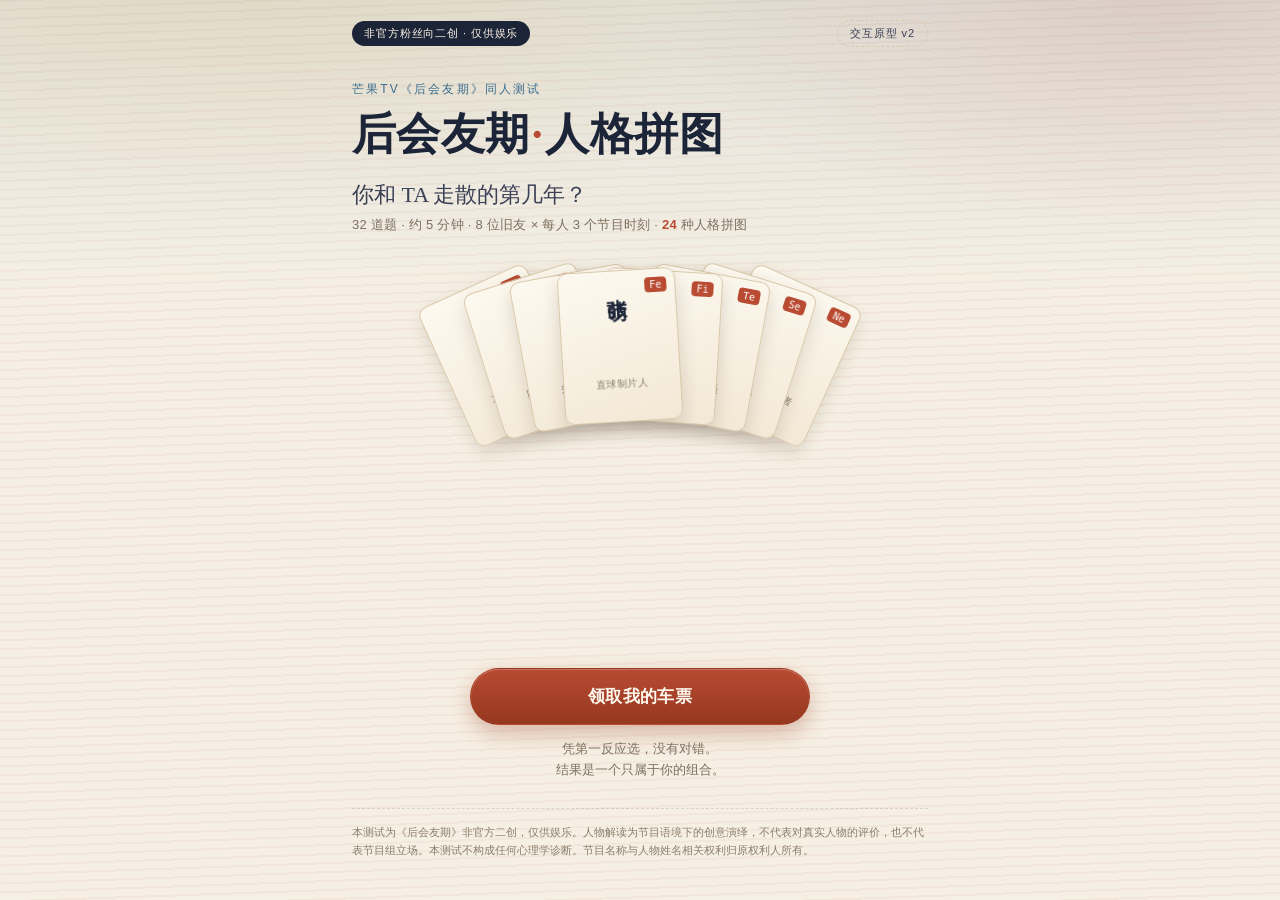
<file: prototype/index.html>
<!DOCTYPE html>
<html lang="zh-CN">
<head>
  <meta charset="utf-8">
  <meta name="viewport" content="width=device-width, initial-scale=1, viewport-fit=cover">
  <meta name="theme-color" content="#F6F0E4">
  <title>后会友期 · 人格拼图｜交互原型 v2</title>
  <link rel="stylesheet" href="style.css">
</head>
<body>
  <div id="app">

    <!-- ================= 封面 ================= -->
    <section id="screen-cover" class="screen is-active">
      <div class="cover-sky" aria-hidden="true"></div>
      <div class="cover-inner">
        <div class="topbar">
          <span class="tag">非官方粉丝向二创 · 仅供娱乐</span>
          <span class="tag tag-ghost">交互原型 v2</span>
        </div>

        <header class="cover-header">
          <p class="kicker">芒果TV《后会友期》同人测试</p>
          <h1 class="cover-title">后会友期<span class="dot">·</span>人格拼图</h1>
          <p class="cover-hook">你和 TA 走散的第几年？</p>
          <p class="cover-sub">32 道题 · 约 5 分钟 · 8 位旧友 × 每人 3 个节目时刻 · <strong>24</strong> 种人格拼图</p>
        </header>

        <div class="ticket-fan" id="ticketFan" aria-label="8 位嘉宾人格位"></div>

        <div class="cover-actions">
          <button class="btn btn-primary btn-lg" id="btnStart">领取我的车票</button>
          <p class="cover-note">凭第一反应选，没有对错。<br>结果是一个只属于你的组合。</p>
        </div>

        <p class="disclaimer">本测试为《后会友期》非官方二创，仅供娱乐。人物解读为节目语境下的创意演绎，不代表对真实人物的评价，也不代表节目组立场。本测试不构成任何心理学诊断。节目名称与人物姓名相关权利归原权利人所有。</p>
      </div>
    </section>

    <!-- ================= 开场动画 ================= -->
    <section id="screen-intro" class="screen">
      <div class="intro-sky" aria-hidden="true"></div>
      <button class="btn btn-ghost btn-sm intro-skip" id="btnSkipIntro">跳过</button>
      <div class="intro-inner">
        <div class="intro-lines" id="introLines"></div>
        <p class="intro-foot" id="introFoot">凭第一反应作答 · 没有标准答案</p>
      </div>
    </section>

    <!-- ================= 答题 ================= -->
    <section id="screen-quiz" class="screen">
      <header class="quiz-top">
        <div class="quiz-meta">
          <span id="qIndex">第 1 / 32 题</span>
          <span id="qPart" class="quiz-part">第 1 天 · 检票上车</span>
        </div>
        <div class="train-progress">
          <div class="rail"><div class="rail-fill" id="railFill"></div></div>
          <div class="train" id="trainIcon" aria-hidden="true">▮▮</div>
          <div class="stations" id="stations"></div>
        </div>
        <p class="part-intro" id="partIntro"></p>
      </header>

      <main class="quiz-main">
        <h2 class="question-text" id="questionText"></h2>
        <div class="options" id="options"></div>
        <p class="choice-hint" id="choiceHint" aria-live="polite"></p>
      </main>

      <footer class="quiz-bottom">
        <button class="btn btn-ghost" id="btnBack">← 上一题</button>
        <span class="quiz-tip">A / B / C / D 也能选</span>
        <button class="btn btn-ghost" id="btnQuit">退出</button>
      </footer>
    </section>

    <!-- ================= 计算中 ================= -->
    <section id="screen-loading" class="screen">
      <div class="loading-inner">
        <div class="loading-window" aria-hidden="true">
          <div class="window-sky"></div>
          <div class="window-mountains"></div>
          <div class="window-train">▮▮▮</div>
        </div>
        <p class="loading-text" id="loadingText">正在回放你们那 18 天……</p>
        <div class="loading-dots" aria-hidden="true"><i></i><i></i><i></i></div>
      </div>
    </section>

    <!-- ================= 结果 ================= -->
    <section id="screen-result" class="screen">
      <div class="result-inner">
        <div class="topbar">
          <span class="tag">非官方二创 · 仅供娱乐</span>
          <button class="btn btn-ghost btn-sm" id="btnRestartTop">再测一次</button>
        </div>

        <!-- 1. 人格拼图（含台词） -->
        <article class="ticket" id="ticket">
          <div class="ticket-head">
            <span class="ticket-brand">后会友期 · 人格拼图</span>
            <span class="ticket-code" id="ticketCode">HHYQ-——-——</span>
          </div>
          <div class="ticket-main">
            <p class="ticket-label">你的人格拼图</p>
            <h1 class="ticket-combo" id="ticketCombo"></h1>
            <div class="quote-block" id="quoteBlock">
              <p class="quote-text" id="quoteText"></p>
              <p class="quote-meta" id="quoteMeta"></p>
              <p class="quote-note" id="quoteNote"></p>
            </div>
          </div>
          <div class="ticket-divider" aria-hidden="true"></div>
          <div class="ticket-stamp" id="ticketStamp" aria-hidden="true">已 检 票</div>
        </article>

        <!-- 2. 判词 -->
        <div class="verdict" id="verdict"></div>

        <!-- 3. 人物关系 -->
        <h3 class="section-title">人物关系 <span class="section-sub">照见你的盲区与松弛面</span></h3>
        <div class="relations" id="relations"></div>

        <!-- 4. 中间：本我位 / 关系位 / 社会位 -->
        <h3 class="section-title">你的三层拼图 <span class="section-sub">本我位 · 关系位 · 社会位</span></h3>
        <div class="cards" id="modules"></div>

        <!-- 5. 数据 -->
        <h3 class="section-title">你的数据 <span class="section-sub">八维 / 九型 / 关系行动</span></h3>
        <div class="charts">
          <div class="chart-card">
            <h4>心智能量雷达</h4>
            <div class="radar-wrap"><svg id="radar" viewBox="0 0 280 280" role="img" aria-label="八维雷达图"></svg></div>
            <p class="chart-note" id="radarNote"></p>
          </div>
          <div class="chart-card">
            <h4>九型动机</h4>
            <div class="bars" id="eneaBars"></div>
            <p class="chart-note" id="eneaNote"></p>
          </div>
          <div class="chart-card">
            <h4>关系行动</h4>
            <div class="bars" id="actBars"></div>
            <div class="repair-meter">
              <div class="repair-labels"><span>告别</span><span>修复</span></div>
              <div class="repair-track"><div class="repair-marker" id="repairMarker"></div></div>
              <p class="chart-note" id="repairNote"></p>
            </div>
          </div>
        </div>

        <!-- 6. 最后：结局预测 & 一句话 -->
        <h3 class="section-title">结局预测 <span class="section-sub">这段走散的关系，你会怎么收场</span></h3>
        <div class="ending" id="ending"></div>

        <div class="result-actions">
          <button class="btn btn-primary" id="btnCopy">复制我的结果</button>
          <button class="btn btn-ghost" id="btnRestart">再测一次</button>
        </div>
        <p class="copy-hint" id="copyHint" aria-live="polite"></p>

        <p class="disclaimer">本测试为《后会友期》非官方二创，仅供娱乐。人物解读为节目语境下的创意演绎，不代表对真实人物的评价，也不代表节目组立场。本测试不构成任何心理学诊断。节目名称与人物姓名相关权利归原权利人所有。</p>
      </div>
    </section>

  </div>

  <script src="data.js"></script>
  <script src="scoring.js"></script>
  <script src="app.js"></script>
</body>
</html>
</file>
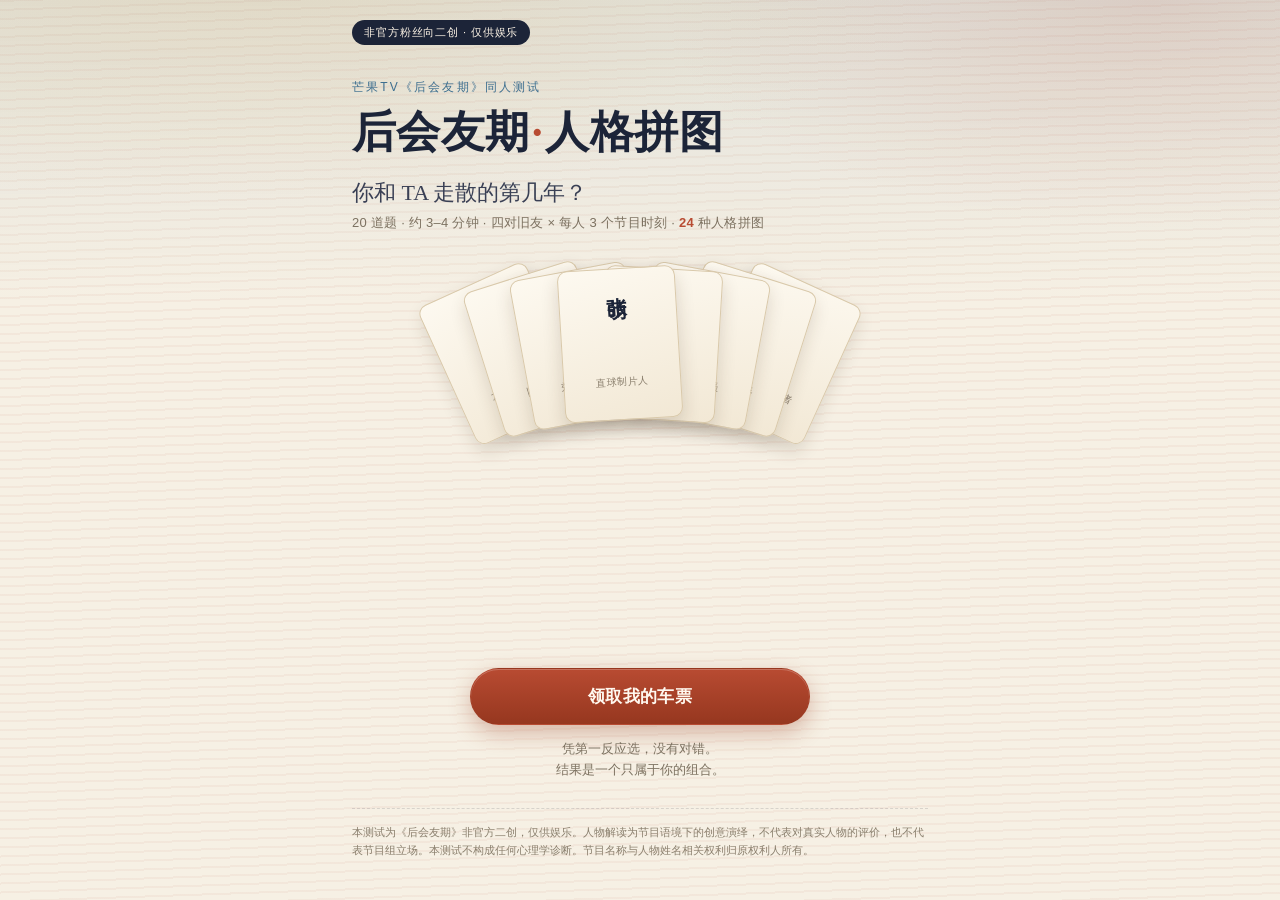
<file: site/index.html>
<!DOCTYPE html>
<html lang="zh-CN">
<head>
  <meta charset="utf-8">
  <meta name="viewport" content="width=device-width, initial-scale=1, viewport-fit=cover">
  <meta name="theme-color" content="#F6F0E4">
  <meta name="description" content="20 道题，测出你的《后会友期》人格拼图：一个人物 + 一个节目时间事件版本 + 一句本人台词。">
  <meta property="og:type" content="website">
  <meta property="og:title" content="后会友期 · 人格拼图">
  <meta property="og:description" content="20 道题，测出你的《后会友期》人格拼图：许飞「悬崖小屋版」、王子璇「露天烧烤版」……">
  <title>后会友期 · 人格拼图</title>
  <link rel="icon" href="favicon.svg" type="image/svg+xml">
  <link rel="stylesheet" href="style.css">
</head>
<body>
  <div id="app">

    <!-- ================= 封面 ================= -->
    <section id="screen-cover" class="screen is-active">
      <div class="cover-sky" aria-hidden="true"></div>
      <div class="cover-inner">
        <div class="topbar">
          <span class="tag">非官方粉丝向二创 · 仅供娱乐</span>
        </div>

        <header class="cover-header">
          <p class="kicker">芒果TV《后会友期》同人测试</p>
          <h1 class="cover-title">后会友期<span class="dot">·</span>人格拼图</h1>
          <p class="cover-hook">你和 TA 走散的第几年？</p>
          <p class="cover-sub">20 道题 · 约 3–4 分钟 · 四对旧友 × 每人 3 个节目时刻 · <strong>24</strong> 种人格拼图</p>
        </header>

        <div class="ticket-fan" id="ticketFan" aria-label="8 位嘉宾人格位"></div>

        <div class="cover-actions">
          <button class="btn btn-primary btn-lg" id="btnStart">领取我的车票</button>
          <p class="cover-note">凭第一反应选，没有对错。<br>结果是一个只属于你的组合。</p>
        </div>

        <p class="disclaimer">本测试为《后会友期》非官方二创，仅供娱乐。人物解读为节目语境下的创意演绎，不代表对真实人物的评价，也不代表节目组立场。本测试不构成任何心理学诊断。节目名称与人物姓名相关权利归原权利人所有。</p>
      </div>
    </section>

    <!-- ================= 开场动画 ================= -->
    <section id="screen-intro" class="screen">
      <div class="intro-sky" aria-hidden="true"></div>
      <button class="btn btn-ghost btn-sm intro-skip" id="btnSkipIntro">跳过</button>
      <div class="intro-inner">
        <div class="intro-lines" id="introLines"></div>
        <p class="intro-foot" id="introFoot">凭第一反应作答 · 没有标准答案</p>
      </div>
    </section>

    <!-- ================= 答题 ================= -->
    <section id="screen-quiz" class="screen">
      <header class="quiz-top">
        <div class="quiz-meta">
          <span id="qIndex">第 1 / 20 题</span>
          <span id="qPart" class="quiz-part">第 1 天 · 检票上车</span>
        </div>
        <div class="train-progress">
          <div class="rail"><div class="rail-fill" id="railFill"></div></div>
          <div class="train" id="trainIcon" aria-hidden="true">▮▮</div>
          <div class="stations" id="stations"></div>
        </div>
        <p class="part-intro" id="partIntro"></p>
      </header>

      <main class="quiz-main">
        <h2 class="question-text" id="questionText"></h2>
        <div class="options" id="options"></div>
        <p class="choice-hint" id="choiceHint" aria-live="polite"></p>
      </main>

      <footer class="quiz-bottom">
        <button class="btn btn-ghost" id="btnBack">← 上一题</button>
        <span class="quiz-tip">A / B / C / D 也能选</span>
        <button class="btn btn-ghost" id="btnQuit">退出</button>
      </footer>
    </section>

    <!-- ================= 计算中 ================= -->
    <section id="screen-loading" class="screen">
      <div class="loading-inner">
        <div class="loading-window" aria-hidden="true">
          <div class="window-sky"></div>
          <div class="window-mountains"></div>
          <div class="window-train">▮▮▮</div>
        </div>
        <p class="loading-text" id="loadingText">正在回放你们那 18 天……</p>
        <div class="loading-dots" aria-hidden="true"><i></i><i></i><i></i></div>
      </div>
    </section>

    <!-- ================= 结果 ================= -->
    <section id="screen-result" class="screen">
      <div class="result-inner">
        <div class="topbar">
          <span class="tag">非官方二创 · 仅供娱乐</span>
          <button class="btn btn-ghost btn-sm" id="btnRestartTop">再测一次</button>
        </div>

        <!-- 1. 人格拼图（含台词） -->
        <article class="ticket" id="ticket">
          <div class="ticket-head">
            <span class="ticket-brand">后会友期 · 人格拼图</span>
            <span class="ticket-code" id="ticketCode">HHYQ-——-——</span>
          </div>
          <div class="ticket-main">
            <p class="ticket-label">你的人格拼图</p>
            <h1 class="ticket-combo" id="ticketCombo"></h1>
            <div class="quote-block" id="quoteBlock">
              <p class="quote-text" id="quoteText"></p>
            </div>
          </div>
          <div class="ticket-divider" aria-hidden="true"></div>
          <div class="ticket-stamp" id="ticketStamp" aria-hidden="true">已 检 票</div>
        </article>

        <!-- 2. 判词 -->
        <div class="verdict" id="verdict"></div>

        <!-- 3. 人物关系 -->
        <h3 class="section-title">人物关系 <span class="section-sub">照见你的盲区与松弛面</span></h3>
        <div class="relations" id="relations"></div>

        <!-- 4. 最后：结局预测 & 一句话 -->
        <h3 class="section-title">结局预测 <span class="section-sub">这段走散的关系，你会怎么收场</span></h3>
        <div class="ending" id="ending"></div>

        <div class="result-actions">
          <button class="btn btn-primary" id="btnCopy">复制我的结果</button>
          <button class="btn btn-ghost" id="btnRestart">再测一次</button>
        </div>
        <p class="copy-hint" id="copyHint" aria-live="polite"></p>

        <p class="disclaimer">本测试为《后会友期》非官方二创，仅供娱乐。人物解读为节目语境下的创意演绎，不代表对真实人物的评价，也不代表节目组立场。本测试不构成任何心理学诊断。节目名称与人物姓名相关权利归原权利人所有。</p>
      </div>
    </section>

  </div>

  <script src="data.js"></script>
  <script src="scoring.js"></script>
  <script src="app.js"></script>
</body>
</html>
</file>
<file: prototype/style.css>
/* ============================================================
   后会友期 · 人格拼图 —— 交互原型样式
   设计概念：高原列车 · 丹霞票根
   ============================================================ */
:root {
  --ink: #1c2438;
  --ink-soft: #3a4055;
  --paper: #f6f0e4;
  --paper-deep: #efe6d3;
  --card: #fbf7ec;
  --rust: #b84b32;
  --rust-deep: #96371f;
  --amber: #e3a63c;
  --sky: #3c6e8f;
  --moss: #2f7d6d;
  --slate: #6b7a8f;
  --dust: #c9bca6;
  --line: #d9c9ab;
  --shadow: 0 10px 30px rgba(56, 38, 20, 0.14);
  --radius: 14px;
  --font-serif: "Noto Serif SC", "Source Han Serif SC", "Songti SC", "STSong", serif;
  --font-sans: "Noto Sans SC", "Source Han Sans SC", "PingFang SC", "Microsoft YaHei", sans-serif;
  --font-mono: "DIN Alternate", "JetBrains Mono", "SFMono-Regular", Consolas, monospace;
}

* { box-sizing: border-box; }
html, body { margin: 0; padding: 0; }
body {
  background:
    radial-gradient(1200px 500px at 20% -10%, rgba(227, 166, 60, 0.18), transparent 60%),
    radial-gradient(900px 420px at 90% 0%, rgba(184, 75, 50, 0.14), transparent 55%),
    var(--paper);
  color: var(--ink);
  font-family: var(--font-sans);
  -webkit-font-smoothing: antialiased;
  text-rendering: optimizeLegibility;
}
body::before {
  content: "";
  position: fixed;
  inset: 0;
  pointer-events: none;
  opacity: 0.35;
  background-image: radial-gradient(rgba(28, 36, 56, 0.09) 0.6px, transparent 0.7px);
  background-size: 4px 4px;
  z-index: 0;
}
#app { position: relative; z-index: 1; min-height: 100vh; }

.screen { display: none; min-height: 100vh; }
.screen.is-active { display: block; animation: screenIn 0.32s ease both; }
@keyframes screenIn { from { opacity: 0; transform: translateY(8px); } to { opacity: 1; transform: none; } }

/* ---------- 通用组件 ---------- */
.btn {
  appearance: none;
  border: 1px solid transparent;
  border-radius: 999px;
  font-family: var(--font-sans);
  font-size: 15px;
  font-weight: 600;
  letter-spacing: 0.02em;
  padding: 12px 22px;
  cursor: pointer;
  transition: transform 0.14s ease, box-shadow 0.14s ease, background 0.14s ease;
  touch-action: manipulation;
}
.btn:active { transform: translateY(1px) scale(0.995); }
.btn-primary {
  background: linear-gradient(180deg, var(--rust), var(--rust-deep));
  color: #fff8ef;
  box-shadow: 0 8px 22px rgba(150, 55, 31, 0.32), inset 0 1px 0 rgba(255, 255, 255, 0.22);
}
.btn-primary:hover { box-shadow: 0 10px 26px rgba(150, 55, 31, 0.4); }
.btn-lg { font-size: 17px; padding: 16px 34px; }
.btn-ghost {
  background: transparent;
  color: var(--ink-soft);
  border-color: rgba(28, 36, 56, 0.18);
}
.btn-ghost:hover { background: rgba(28, 36, 56, 0.05); }
.btn-sm { padding: 7px 14px; font-size: 13px; }

.tag {
  display: inline-flex;
  align-items: center;
  gap: 6px;
  font-size: 11px;
  letter-spacing: 0.08em;
  color: #fff6e8;
  background: var(--ink);
  border-radius: 999px;
  padding: 5px 12px;
}
.tag-ghost { background: transparent; color: var(--ink-soft); border: 1px dashed var(--line); }
.topbar { display: flex; justify-content: space-between; align-items: center; gap: 10px; }

.disclaimer {
  font-size: 11px;
  line-height: 1.7;
  color: #8a7f6d;
  margin: 26px 0 0;
  padding-top: 14px;
  border-top: 1px dashed rgba(28, 36, 56, 0.14);
}

/* ============================================================
   封面
   ============================================================ */
.cover-inner {
  max-width: 560px;
  margin: 0 auto;
  padding: 20px 22px 40px;
  min-height: 100vh;
  display: flex;
  flex-direction: column;
}
.cover-sky {
  position: fixed;
  inset: 0;
  z-index: -1;
  background:
    linear-gradient(180deg, rgba(60, 110, 143, 0.10), transparent 34%),
    repeating-linear-gradient(178deg, rgba(184, 75, 50, 0.05) 0 2px, transparent 2px 9px);
  pointer-events: none;
}
.cover-header { margin-top: 34px; }
.kicker {
  font-size: 12px;
  letter-spacing: 0.18em;
  color: var(--sky);
  margin: 0 0 10px;
}
.cover-title {
  font-family: var(--font-serif);
  font-weight: 700;
  font-size: clamp(30px, 8.6vw, 44px);
  line-height: 1.22;
  margin: 0;
  letter-spacing: 0.01em;
}
.cover-title .dot { color: var(--rust); padding: 0 2px; }
.cover-hook {
  font-family: var(--font-serif);
  font-size: clamp(18px, 4.6vw, 22px);
  margin: 18px 0 6px;
  color: var(--ink-soft);
}
.cover-sub { font-size: 13px; color: #7c7160; margin: 0; letter-spacing: 0.02em; }
.cover-sub strong { color: var(--rust); }

.ticket-fan {
  position: relative;
  height: 176px;
  margin: 26px 0 8px;
  perspective: 900px;
}
.fan-card {
  position: absolute;
  left: 50%;
  top: 10px;
  width: 118px;
  height: 152px;
  margin-left: -59px;
  background: linear-gradient(165deg, #fdf9f0, #f2e8d5);
  border: 1px solid var(--line);
  border-radius: 10px;
  box-shadow: 0 8px 18px rgba(56, 38, 20, 0.16);
  padding: 12px 10px;
  transform-origin: 50% 120%;
  transition: transform 0.3s ease, box-shadow 0.3s ease;
}
.fan-card:hover { box-shadow: 0 14px 26px rgba(56, 38, 20, 0.24); z-index: 5; }
.fan-card .fan-name {
  font-family: var(--font-serif);
  font-size: 20px;
  font-weight: 700;
  letter-spacing: 0.08em;
  writing-mode: vertical-rl;
  height: 86px;
  margin: 0 auto;
}
.fan-card .fan-role { font-size: 10px; color: #8a7f6d; text-align: center; margin-top: 8px; letter-spacing: 0.06em; }
.fan-card .fan-fn {
  position: absolute;
  top: 8px;
  right: 8px;
  font-family: var(--font-mono);
  font-size: 10px;
  color: #fff;
  background: var(--rust);
  border-radius: 4px;
  padding: 2px 5px;
}
.cover-actions { margin-top: auto; padding-top: 24px; text-align: center; }
.cover-actions .btn-primary { width: 100%; max-width: 340px; }
.cover-note { font-size: 12.5px; line-height: 1.7; color: #7c7160; margin: 14px 0 0; }

/* ============================================================
   答题
   ============================================================ */
.quiz-top {
  position: sticky;
  top: 0;
  z-index: 20;
  background: rgba(246, 240, 228, 0.92);
  backdrop-filter: blur(8px);
  border-bottom: 1px solid rgba(28, 36, 56, 0.08);
  padding: 14px 20px 16px;
}
.quiz-meta { display: flex; justify-content: space-between; align-items: baseline; max-width: 560px; margin: 0 auto 10px; }
.quiz-meta #qIndex { font-family: var(--font-mono); font-size: 12px; letter-spacing: 0.06em; color: var(--ink-soft); }
.quiz-part { font-size: 12px; color: var(--rust); letter-spacing: 0.04em; }
.train-progress { position: relative; max-width: 560px; margin: 0 auto; padding-bottom: 16px; }
.rail { height: 3px; background: rgba(28, 36, 56, 0.12); border-radius: 3px; overflow: hidden; }
.rail-fill { height: 100%; width: 0%; background: linear-gradient(90deg, var(--amber), var(--rust)); transition: width 0.35s ease; }
.train {
  position: absolute;
  top: -9px;
  left: 0%;
  transform: translateX(-50%);
  font-family: var(--font-mono);
  font-size: 11px;
  color: var(--rust-deep);
  background: var(--paper);
  border: 1px solid var(--line);
  border-radius: 4px;
  padding: 1px 4px;
  transition: left 0.35s ease;
}
.stations { position: absolute; left: 0; right: 0; bottom: 0; display: flex; justify-content: space-between; }
.stations span { font-size: 9px; color: #9a8f7c; transform: translateX(-50%); white-space: nowrap; }
.stations span:first-child { transform: none; }
.stations span:last-child { transform: translateX(-100%); }

.quiz-main { max-width: 560px; margin: 0 auto; padding: 30px 22px 20px; }
.question-text {
  font-family: var(--font-serif);
  font-size: clamp(20px, 5.4vw, 25px);
  line-height: 1.62;
  font-weight: 700;
  margin: 0 0 24px;
  min-height: 84px;
}
.options { display: flex; flex-direction: column; gap: 12px; }
.option {
  display: flex;
  align-items: center;
  gap: 14px;
  width: 100%;
  text-align: left;
  background: var(--card);
  border: 1px solid var(--line);
  border-radius: 12px;
  padding: 15px 16px;
  cursor: pointer;
  font-family: var(--font-sans);
  font-size: 16px;
  line-height: 1.45;
  color: var(--ink);
  box-shadow: 0 2px 0 rgba(28, 36, 56, 0.05);
  transition: border-color 0.14s ease, background 0.14s ease, transform 0.14s ease;
  position: relative;
  overflow: hidden;
}
.option::before {
  content: "";
  position: absolute;
  left: 47px;
  top: 0;
  bottom: 0;
  border-left: 1px dashed rgba(28, 36, 56, 0.14);
}
.option:hover { border-color: var(--rust); background: #fdf8ec; transform: translateX(2px); }
.option .seat {
  flex: 0 0 auto;
  width: 30px;
  height: 30px;
  border-radius: 8px;
  background: var(--ink);
  color: #f7f0e0;
  font-family: var(--font-mono);
  font-size: 13px;
  display: grid;
  place-items: center;
}
.option.is-chosen { border-color: var(--rust); background: #fbf1e2; }
.option.is-chosen .seat { background: var(--rust); }

.quiz-bottom {
  display: flex;
  justify-content: space-between;
  align-items: center;
  gap: 10px;
  max-width: 560px;
  margin: 0 auto;
  padding: 10px 22px 34px;
}
.quiz-tip { font-size: 11px; color: #9a8f7c; letter-spacing: 0.04em; }

/* ============================================================
   计算中
   ============================================================ */
#screen-loading { display: none; }
#screen-loading.is-active { display: grid; place-items: center; min-height: 100vh; }
.loading-inner { text-align: center; padding: 24px; }
.loading-window {
  position: relative;
  width: min(320px, 78vw);
  height: 170px;
  margin: 0 auto;
  border-radius: 14px 14px 6px 6px;
  border: 2px solid var(--ink);
  background: linear-gradient(180deg, #dbe7ea, #f4e5c8 62%, #e8c9a2);
  overflow: hidden;
  box-shadow: var(--shadow);
}
.window-sky { position: absolute; inset: 0; background: repeating-linear-gradient(176deg, rgba(184,75,50,.16) 0 3px, transparent 3px 12px); }
.window-mountains {
  position: absolute;
  left: -10%;
  right: -10%;
  bottom: 34px;
  height: 70px;
  background: linear-gradient(180deg, var(--rust-deep), #a8502f);
  clip-path: polygon(0 100%, 12% 44%, 22% 66%, 34% 26%, 46% 58%, 58% 34%, 70% 62%, 82% 40%, 100% 100%);
  opacity: 0.85;
}
.window-train {
  position: absolute;
  bottom: 26px;
  left: -40px;
  font-family: var(--font-mono);
  color: var(--ink);
  letter-spacing: -2px;
  animation: trainMove 2.2s linear infinite;
}
@keyframes trainMove { from { transform: translateX(0); } to { transform: translateX(calc(min(320px, 78vw) + 120px)); } }
.loading-text { font-family: var(--font-serif); font-size: 17px; margin: 26px 0 12px; color: var(--ink-soft); }
.loading-dots { display: flex; gap: 6px; justify-content: center; }
.loading-dots i { width: 6px; height: 6px; border-radius: 50%; background: var(--rust); animation: blink 1.1s infinite; }
.loading-dots i:nth-child(2) { animation-delay: 0.18s; }
.loading-dots i:nth-child(3) { animation-delay: 0.36s; }
@keyframes blink { 0%, 100% { opacity: 0.25; } 50% { opacity: 1; } }

/* ============================================================
   结果 · 票根
   ============================================================ */
.result-inner { max-width: 560px; margin: 0 auto; padding: 18px 20px 46px; }
.ticket {
  position: relative;
  background:
    radial-gradient(180px 120px at 85% 12%, rgba(227, 166, 60, 0.18), transparent 70%),
    linear-gradient(170deg, #fdf9ef, #f3e8d3);
  border: 1px solid #d6c4a4;
  border-radius: var(--radius);
  box-shadow: var(--shadow);
  padding: 20px 20px 18px;
  margin-top: 16px;
  overflow: hidden;
}
.ticket::before, .ticket::after {
  content: "";
  position: absolute;
  width: 22px;
  height: 22px;
  border-radius: 50%;
  background: var(--paper);
  border: 1px solid #d8c6a6;
  top: 50%;
  transform: translateY(-50%);
}
.ticket::before { left: -12px; }
.ticket::after { right: -12px; }
.ticket-head { display: flex; justify-content: space-between; align-items: center; gap: 8px; }
.ticket-brand { font-size: 11px; letter-spacing: 0.14em; color: #8a7f6d; }
.ticket-code { font-family: var(--font-mono); font-size: 10px; color: var(--rust-deep); letter-spacing: 0.02em; }
.ticket-main { padding: 14px 0 6px; text-align: left; }
.ticket-label { font-size: 10px; letter-spacing: 0.22em; color: var(--rust); margin: 0 0 8px; }
.ticket-combo {
  font-family: var(--font-serif);
  font-size: clamp(25px, 7.2vw, 34px);
  line-height: 1.32;
  font-weight: 700;
  margin: 0;
  letter-spacing: 0.01em;
}
.ticket-combo .seg-dot { color: var(--rust); padding: 0 6px; font-weight: 400; }
.ticket-segments { display: flex; flex-wrap: wrap; gap: 8px; margin-top: 12px; }
.seg-chip {
  font-size: 11px;
  color: var(--ink-soft);
  background: rgba(28, 36, 56, 0.05);
  border: 1px dashed rgba(28, 36, 56, 0.18);
  border-radius: 999px;
  padding: 4px 10px;
}
.seg-chip b { color: var(--rust-deep); font-weight: 600; }
.ticket-divider { border-top: 1px dashed rgba(28, 36, 56, 0.28); margin: 14px 0 12px; }
.ticket-foot { display: flex; gap: 18px; }
.ticket-foot > div { display: flex; flex-direction: column; gap: 3px; }
.ticket-foot .muted { font-size: 9px; letter-spacing: 0.18em; color: #9a8f7c; }
.ticket-foot strong { font-family: var(--font-mono); font-size: 12px; color: var(--ink); }
.ticket-stamp {
  position: absolute;
  right: 20px;
  top: 38%;
  transform: rotate(-14deg);
  font-family: var(--font-serif);
  font-size: 15px;
  letter-spacing: 0.32em;
  color: rgba(184, 75, 50, 0.72);
  border: 2px solid rgba(184, 75, 50, 0.55);
  border-radius: 50%;
  padding: 16px 10px;
  width: 92px;
  height: 92px;
  display: grid;
  place-items: center;
  text-align: center;
  opacity: 0.9;
  animation: stampIn 0.5s ease 0.25s both;
}
@keyframes stampIn { from { opacity: 0; transform: rotate(-14deg) scale(1.5); } to { opacity: 0.9; transform: rotate(-14deg) scale(1); } }

.verdict {
  margin: 22px 2px 6px;
  padding: 18px 18px;
  background: var(--card);
  border: 1px solid var(--line);
  border-left: 4px solid var(--rust);
  border-radius: 10px;
  font-family: var(--font-serif);
  font-size: 15px;
  line-height: 2;
  color: var(--ink-soft);
}
.verdict strong { color: var(--rust-deep); }

.tabs { display: flex; gap: 8px; margin: 24px 0 12px; overflow-x: auto; padding-bottom: 2px; }
.tab {
  flex: 0 0 auto;
  border: 1px solid var(--line);
  background: transparent;
  color: var(--ink-soft);
  border-radius: 999px;
  padding: 8px 14px;
  font-size: 13px;
  cursor: pointer;
  font-family: var(--font-sans);
}
.tab.is-active { background: var(--ink); color: #f7f0e0; border-color: var(--ink); }
.cards { display: flex; flex-direction: column; gap: 12px; }
.card {
  background: var(--card);
  border: 1px solid var(--line);
  border-radius: 12px;
  padding: 16px 16px 14px;
}
.card h4 { margin: 0 0 4px; font-family: var(--font-serif); font-size: 19px; }
.card .card-sub { font-size: 11px; color: var(--rust); letter-spacing: 0.1em; margin: 0 0 10px; }
.card p { margin: 0 0 8px; font-size: 13.5px; line-height: 1.8; color: var(--ink-soft); }
.card p:last-child { margin-bottom: 0; }
.card .quote { font-family: var(--font-serif); color: var(--ink); background: rgba(227, 166, 60, 0.12); border-radius: 8px; padding: 8px 10px; font-size: 13px; }

.section-title {
  font-family: var(--font-serif);
  font-size: 20px;
  margin: 30px 0 12px;
  display: flex;
  align-items: baseline;
  gap: 10px;
}
.section-sub { font-family: var(--font-sans); font-size: 11px; color: #9a8f7c; font-weight: 400; letter-spacing: 0.04em; }

.charts { display: flex; flex-direction: column; gap: 12px; }
.chart-card { background: var(--card); border: 1px solid var(--line); border-radius: 12px; padding: 16px; }
.chart-card h4 { margin: 0 0 10px; font-size: 13px; letter-spacing: 0.08em; color: var(--ink-soft); font-weight: 600; }
.radar-wrap { display: flex; justify-content: center; }
#radar { width: 100%; max-width: 300px; height: auto; }
.chart-note { font-size: 11.5px; line-height: 1.7; color: #8a7f6d; margin: 10px 0 0; }

.bars { display: flex; flex-direction: column; gap: 7px; }
.bar-row { display: grid; grid-template-columns: 78px 1fr 34px; align-items: center; gap: 8px; }
.bar-label { font-size: 11px; color: var(--ink-soft); white-space: nowrap; overflow: hidden; text-overflow: ellipsis; }
.bar-track { height: 8px; border-radius: 6px; background: rgba(28, 36, 56, 0.08); overflow: hidden; }
.bar-fill { height: 100%; width: 0; border-radius: 6px; background: linear-gradient(90deg, var(--amber), var(--rust)); transition: width 0.7s ease; }
.bar-row.is-main .bar-label { color: var(--rust-deep); font-weight: 600; }
.bar-row.is-main .bar-fill { background: linear-gradient(90deg, var(--rust), var(--rust-deep)); }
.bar-value { font-family: var(--font-mono); font-size: 10px; color: #9a8f7c; text-align: right; }

.repair-meter { margin-top: 14px; }
.repair-labels { display: flex; justify-content: space-between; font-size: 10px; color: #9a8f7c; letter-spacing: 0.12em; }
.repair-track { position: relative; height: 8px; border-radius: 6px; background: linear-gradient(90deg, var(--slate), #cfc6b6 48%, #cfc6b6 52%, var(--moss)); margin-top: 6px; }
.repair-marker {
  position: absolute;
  top: -5px;
  left: 50%;
  width: 18px;
  height: 18px;
  border-radius: 50%;
  background: var(--card);
  border: 3px solid var(--ink);
  transform: translateX(-50%);
  transition: left 0.7s ease;
}

.relations { display: flex; flex-direction: column; gap: 12px; }
.relation-card { display: flex; gap: 12px; background: var(--card); border: 1px solid var(--line); border-radius: 12px; padding: 14px; }
.relation-seat {
  flex: 0 0 auto;
  width: 46px;
  height: 46px;
  border-radius: 50%;
  background: var(--ink);
  color: #f7f0e0;
  display: grid;
  place-items: center;
  font-family: var(--font-serif);
  font-size: 17px;
}
.relation-body h4 { margin: 0 0 2px; font-size: 15px; }
.relation-body .relation-tag { font-size: 10px; color: var(--rust); letter-spacing: 0.1em; margin: 0 0 6px; }
.relation-body p { margin: 0; font-size: 12.5px; line-height: 1.7; color: var(--ink-soft); }

.ending { background: var(--card); border: 1px solid var(--line); border-radius: 12px; padding: 16px; }
.ending .ending-tag { display: inline-block; font-size: 10px; letter-spacing: 0.16em; padding: 3px 10px; border-radius: 999px; margin-bottom: 10px; }
.ending .ending-tag.repair { background: rgba(47, 125, 109, 0.14); color: var(--moss); }
.ending .ending-tag.leave { background: rgba(107, 122, 143, 0.16); color: var(--slate); }
.ending p { font-family: var(--font-serif); font-size: 14px; line-height: 1.95; color: var(--ink-soft); margin: 0 0 10px; }
.ending .ending-line { background: rgba(227, 166, 60, 0.14); border-radius: 8px; padding: 10px 12px; font-size: 13px; color: var(--ink); }
.ending .ending-line small { display: block; color: #9a8f7c; font-size: 10px; margin-bottom: 4px; letter-spacing: 0.08em; }

.result-actions { display: flex; gap: 10px; margin-top: 24px; }
.result-actions .btn { flex: 1; }
.copy-hint { min-height: 18px; font-size: 12px; color: var(--moss); margin: 8px 0 0; text-align: center; }

/* ---------- 响应式 ---------- */
@media (min-width: 720px) {
  .result-inner, .cover-inner { max-width: 620px; }
  .charts { display: grid; grid-template-columns: 1fr 1fr; }
  .charts .chart-card:first-child { grid-column: 1 / -1; }
}
@media (max-width: 360px) {
  .option { font-size: 15px; padding: 13px 12px; }
  .question-text { min-height: 70px; }
}

/* ---------- 动效降级 ---------- */
@media (prefers-reduced-motion: reduce) {
  *, *::before, *::after {
    animation-duration: 0.01ms !important;
    animation-iteration-count: 1 !important;
    transition-duration: 0.01ms !important;
  }
}

/* ============================================================
   v2 追加样式：开场动画 / 票根台词 / 三层拼图 / 姿态
   ============================================================ */
.ticket-combo { font-size: clamp(22px, 6.4vw, 30px); word-break: keep-all; }

.quote-block {
  margin-top: 16px;
  padding: 14px 14px 12px;
  background: rgba(227, 166, 60, 0.1);
  border-left: 3px solid var(--amber);
  border-radius: 8px;
}
.quote-text {
  font-family: var(--font-serif);
  font-size: 15px;
  line-height: 1.85;
  color: var(--ink);
  margin: 0 0 8px;
}
.quote-meta { font-size: 10.5px; color: #8a7f6d; margin: 0; letter-spacing: 0.02em; }
.quote-note { font-size: 10px; color: #a08a63; margin: 6px 0 0; line-height: 1.6; }

.part-intro {
  max-width: 560px;
  margin: 10px auto 0;
  font-family: var(--font-serif);
  font-size: 12.5px;
  color: #9a7a4e;
  letter-spacing: 0.02em;
  text-align: center;
  min-height: 18px;
}

/* ---------- 开场动画 ---------- */
#screen-intro { background: #141a2a; overflow: hidden; }
#screen-intro.is-active { display: block; }
.intro-sky {
  position: fixed;
  inset: 0;
  background:
    radial-gradient(900px 420px at 70% -10%, rgba(227, 166, 60, 0.22), transparent 60%),
    radial-gradient(700px 380px at 10% 110%, rgba(184, 75, 50, 0.4), transparent 60%),
    linear-gradient(180deg, #101726 0%, #1c2438 55%, #3a2a26 100%);
  z-index: 0;
}
.intro-skip {
  position: fixed;
  top: 18px;
  right: 18px;
  z-index: 5;
  color: rgba(255, 246, 232, 0.82);
  border-color: rgba(255, 246, 232, 0.28);
}
.intro-skip:hover { background: rgba(255, 246, 232, 0.08); }
.intro-inner {
  position: relative;
  z-index: 2;
  min-height: 100vh;
  display: flex;
  flex-direction: column;
  justify-content: center;
  padding: 74px 30px 60px;
  max-width: 520px;
  margin: 0 auto;
}
.intro-lines { display: flex; flex-direction: column; gap: 20px; }
.intro-line {
  font-family: var(--font-serif);
  font-size: clamp(18px, 4.8vw, 22px);
  line-height: 1.7;
  color: #f6edd9;
  margin: 0;
  opacity: 0;
  transform: translateY(10px);
  transition: opacity 0.7s ease, transform 0.7s ease;
}
.intro-line.is-visible { opacity: 1; transform: none; }
.intro-line.is-soft { opacity: 0.78; }
.intro-foot {
  margin-top: 44px;
  font-size: 11px;
  letter-spacing: 0.18em;
  color: rgba(246, 237, 217, 0.42);
}

/* ---------- 结局姿态 ---------- */
.ending-tag.wobble { background: rgba(227, 166, 60, 0.18); color: #a8761f; }

/* ---------- 关系位卡片里的高光/风险行 ---------- */
.card p + p { margin-top: 4px; }

/* ---------- 答题确认 & 防连点 ---------- */
.choice-hint {
  min-height: 20px;
  margin: 12px 2px 0;
  font-size: 12px;
  color: var(--moss);
  letter-spacing: 0.02em;
}
.option.is-chosen::after {
  content: "✓";
  position: absolute;
  right: 15px;
  top: 50%;
  transform: translateY(-50%);
  width: 22px;
  height: 22px;
  border-radius: 50%;
  background: var(--moss);
  color: #fff;
  font-size: 13px;
  line-height: 22px;
  text-align: center;
}
</file>
<file: site/style.css>
/* ============================================================
   后会友期 · 人格拼图 —— 页面样式
   设计概念：高原列车 · 丹霞票根
   ============================================================ */
:root {
  --ink: #1c2438;
  --ink-soft: #3a4055;
  --paper: #f6f0e4;
  --paper-deep: #efe6d3;
  --card: #fbf7ec;
  --rust: #b84b32;
  --rust-deep: #96371f;
  --amber: #e3a63c;
  --sky: #3c6e8f;
  --moss: #2f7d6d;
  --slate: #6b7a8f;
  --dust: #c9bca6;
  --line: #d9c9ab;
  --shadow: 0 10px 30px rgba(56, 38, 20, 0.14);
  --radius: 14px;
  --font-serif: "Noto Serif SC", "Source Han Serif SC", "Songti SC", "STSong", serif;
  --font-sans: "Noto Sans SC", "Source Han Sans SC", "PingFang SC", "Microsoft YaHei", sans-serif;
  --font-mono: "DIN Alternate", "JetBrains Mono", "SFMono-Regular", Consolas, monospace;
}

* { box-sizing: border-box; }
html, body { margin: 0; padding: 0; }
body {
  background:
    radial-gradient(1200px 500px at 20% -10%, rgba(227, 166, 60, 0.18), transparent 60%),
    radial-gradient(900px 420px at 90% 0%, rgba(184, 75, 50, 0.14), transparent 55%),
    var(--paper);
  color: var(--ink);
  font-family: var(--font-sans);
  -webkit-font-smoothing: antialiased;
  text-rendering: optimizeLegibility;
}
body::before {
  content: "";
  position: fixed;
  inset: 0;
  pointer-events: none;
  opacity: 0.35;
  background-image: radial-gradient(rgba(28, 36, 56, 0.09) 0.6px, transparent 0.7px);
  background-size: 4px 4px;
  z-index: 0;
}
#app { position: relative; z-index: 1; min-height: 100vh; }

.screen { display: none; min-height: 100vh; }
.screen.is-active { display: block; animation: screenIn 0.32s ease both; }
@keyframes screenIn { from { opacity: 0; transform: translateY(8px); } to { opacity: 1; transform: none; } }

/* ---------- 通用组件 ---------- */
.btn {
  appearance: none;
  border: 1px solid transparent;
  border-radius: 999px;
  font-family: var(--font-sans);
  font-size: 15px;
  font-weight: 600;
  letter-spacing: 0.02em;
  padding: 12px 22px;
  cursor: pointer;
  transition: transform 0.14s ease, box-shadow 0.14s ease, background 0.14s ease;
  touch-action: manipulation;
}
.btn:active { transform: translateY(1px) scale(0.995); }
.btn-primary {
  background: linear-gradient(180deg, var(--rust), var(--rust-deep));
  color: #fff8ef;
  box-shadow: 0 8px 22px rgba(150, 55, 31, 0.32), inset 0 1px 0 rgba(255, 255, 255, 0.22);
}
.btn-primary:hover { box-shadow: 0 10px 26px rgba(150, 55, 31, 0.4); }
.btn-lg { font-size: 17px; padding: 16px 34px; }
.btn-ghost {
  background: transparent;
  color: var(--ink-soft);
  border-color: rgba(28, 36, 56, 0.18);
}
.btn-ghost:hover { background: rgba(28, 36, 56, 0.05); }
.btn-sm { padding: 7px 14px; font-size: 13px; }

.tag {
  display: inline-flex;
  align-items: center;
  gap: 6px;
  font-size: 11px;
  letter-spacing: 0.08em;
  color: #fff6e8;
  background: var(--ink);
  border-radius: 999px;
  padding: 5px 12px;
}
.tag-ghost { background: transparent; color: var(--ink-soft); border: 1px dashed var(--line); }
.topbar { display: flex; justify-content: space-between; align-items: center; gap: 10px; }

.disclaimer {
  font-size: 11px;
  line-height: 1.7;
  color: #8a7f6d;
  margin: 26px 0 0;
  padding-top: 14px;
  border-top: 1px dashed rgba(28, 36, 56, 0.14);
}

/* ============================================================
   封面
   ============================================================ */
.cover-inner {
  max-width: 560px;
  margin: 0 auto;
  padding: 20px 22px 40px;
  min-height: 100vh;
  display: flex;
  flex-direction: column;
}
.cover-sky {
  position: fixed;
  inset: 0;
  z-index: -1;
  background:
    linear-gradient(180deg, rgba(60, 110, 143, 0.10), transparent 34%),
    repeating-linear-gradient(178deg, rgba(184, 75, 50, 0.05) 0 2px, transparent 2px 9px);
  pointer-events: none;
}
.cover-header { margin-top: 34px; }
.kicker {
  font-size: 12px;
  letter-spacing: 0.18em;
  color: var(--sky);
  margin: 0 0 10px;
}
.cover-title {
  font-family: var(--font-serif);
  font-weight: 700;
  font-size: clamp(30px, 8.6vw, 44px);
  line-height: 1.22;
  margin: 0;
  letter-spacing: 0.01em;
}
.cover-title .dot { color: var(--rust); padding: 0 2px; }
.cover-hook {
  font-family: var(--font-serif);
  font-size: clamp(18px, 4.6vw, 22px);
  margin: 18px 0 6px;
  color: var(--ink-soft);
}
.cover-sub { font-size: 13px; color: #7c7160; margin: 0; letter-spacing: 0.02em; }
.cover-sub strong { color: var(--rust); }

.ticket-fan {
  position: relative;
  height: 176px;
  margin: 26px 0 8px;
  perspective: 900px;
}
.fan-card {
  position: absolute;
  left: 50%;
  top: 10px;
  width: 118px;
  height: 152px;
  margin-left: -59px;
  background: linear-gradient(165deg, #fdf9f0, #f2e8d5);
  border: 1px solid var(--line);
  border-radius: 10px;
  box-shadow: 0 8px 18px rgba(56, 38, 20, 0.16);
  padding: 12px 10px;
  transform-origin: 50% 120%;
  transition: transform 0.3s ease, box-shadow 0.3s ease;
}
.fan-card:hover { box-shadow: 0 14px 26px rgba(56, 38, 20, 0.24); z-index: 5; }
.fan-card .fan-name {
  font-family: var(--font-serif);
  font-size: 20px;
  font-weight: 700;
  letter-spacing: 0.08em;
  writing-mode: vertical-rl;
  height: 86px;
  margin: 0 auto;
}
.fan-card .fan-role { font-size: 10px; color: #8a7f6d; text-align: center; margin-top: 8px; letter-spacing: 0.06em; }
.fan-card .fan-fn {
  position: absolute;
  top: 8px;
  right: 8px;
  font-family: var(--font-mono);
  font-size: 10px;
  color: #fff;
  background: var(--rust);
  border-radius: 4px;
  padding: 2px 5px;
}
.cover-actions { margin-top: auto; padding-top: 24px; text-align: center; }
.cover-actions .btn-primary { width: 100%; max-width: 340px; }
.cover-note { font-size: 12.5px; line-height: 1.7; color: #7c7160; margin: 14px 0 0; }

/* ============================================================
   答题
   ============================================================ */
.quiz-top {
  position: sticky;
  top: 0;
  z-index: 20;
  background: rgba(246, 240, 228, 0.92);
  backdrop-filter: blur(8px);
  border-bottom: 1px solid rgba(28, 36, 56, 0.08);
  padding: 14px 20px 16px;
}
.quiz-meta { display: flex; justify-content: space-between; align-items: baseline; max-width: 560px; margin: 0 auto 10px; }
.quiz-meta #qIndex { font-family: var(--font-mono); font-size: 12px; letter-spacing: 0.06em; color: var(--ink-soft); }
.quiz-part { font-size: 12px; color: var(--rust); letter-spacing: 0.04em; }
.train-progress { position: relative; max-width: 560px; margin: 0 auto; padding-bottom: 16px; }
.rail { height: 3px; background: rgba(28, 36, 56, 0.12); border-radius: 3px; overflow: hidden; }
.rail-fill { height: 100%; width: 0%; background: linear-gradient(90deg, var(--amber), var(--rust)); transition: width 0.35s ease; }
.train {
  position: absolute;
  top: -9px;
  left: 0%;
  transform: translateX(-50%);
  font-family: var(--font-mono);
  font-size: 11px;
  color: var(--rust-deep);
  background: var(--paper);
  border: 1px solid var(--line);
  border-radius: 4px;
  padding: 1px 4px;
  transition: left 0.35s ease;
}
.stations { position: absolute; left: 0; right: 0; bottom: 0; display: flex; justify-content: space-between; }
.stations span { font-size: 9px; color: #9a8f7c; transform: translateX(-50%); white-space: nowrap; }
.stations span:first-child { transform: none; }
.stations span:last-child { transform: translateX(-100%); }

.quiz-main { max-width: 560px; margin: 0 auto; padding: 30px 22px 20px; }
.question-text {
  font-family: var(--font-serif);
  font-size: clamp(20px, 5.4vw, 25px);
  line-height: 1.62;
  font-weight: 700;
  margin: 0 0 24px;
  min-height: 84px;
}
.options { display: flex; flex-direction: column; gap: 12px; }
.option {
  display: flex;
  align-items: center;
  gap: 14px;
  width: 100%;
  text-align: left;
  background: var(--card);
  border: 1px solid var(--line);
  border-radius: 12px;
  padding: 15px 16px;
  cursor: pointer;
  font-family: var(--font-sans);
  font-size: 16px;
  line-height: 1.45;
  color: var(--ink);
  box-shadow: 0 2px 0 rgba(28, 36, 56, 0.05);
  transition: border-color 0.14s ease, background 0.14s ease, transform 0.14s ease;
  position: relative;
  overflow: hidden;
}
.option::before {
  content: "";
  position: absolute;
  left: 47px;
  top: 0;
  bottom: 0;
  border-left: 1px dashed rgba(28, 36, 56, 0.14);
}
.option:hover { border-color: var(--rust); background: #fdf8ec; transform: translateX(2px); }
.option .seat {
  flex: 0 0 auto;
  width: 30px;
  height: 30px;
  border-radius: 8px;
  background: var(--ink);
  color: #f7f0e0;
  font-family: var(--font-mono);
  font-size: 13px;
  display: grid;
  place-items: center;
}
.option.is-chosen { border-color: var(--rust); background: #fbf1e2; }
.option.is-chosen .seat { background: var(--rust); }

.quiz-bottom {
  display: flex;
  justify-content: space-between;
  align-items: center;
  gap: 10px;
  max-width: 560px;
  margin: 0 auto;
  padding: 10px 22px 34px;
}
.quiz-tip { font-size: 11px; color: #9a8f7c; letter-spacing: 0.04em; }

/* ============================================================
   计算中
   ============================================================ */
#screen-loading { display: none; }
#screen-loading.is-active { display: grid; place-items: center; min-height: 100vh; }
.loading-inner { text-align: center; padding: 24px; }
.loading-window {
  position: relative;
  width: min(320px, 78vw);
  height: 170px;
  margin: 0 auto;
  border-radius: 14px 14px 6px 6px;
  border: 2px solid var(--ink);
  background: linear-gradient(180deg, #dbe7ea, #f4e5c8 62%, #e8c9a2);
  overflow: hidden;
  box-shadow: var(--shadow);
}
.window-sky { position: absolute; inset: 0; background: repeating-linear-gradient(176deg, rgba(184,75,50,.16) 0 3px, transparent 3px 12px); }
.window-mountains {
  position: absolute;
  left: -10%;
  right: -10%;
  bottom: 34px;
  height: 70px;
  background: linear-gradient(180deg, var(--rust-deep), #a8502f);
  clip-path: polygon(0 100%, 12% 44%, 22% 66%, 34% 26%, 46% 58%, 58% 34%, 70% 62%, 82% 40%, 100% 100%);
  opacity: 0.85;
}
.window-train {
  position: absolute;
  bottom: 26px;
  left: -40px;
  font-family: var(--font-mono);
  color: var(--ink);
  letter-spacing: -2px;
  animation: trainMove 2.2s linear infinite;
}
@keyframes trainMove { from { transform: translateX(0); } to { transform: translateX(calc(min(320px, 78vw) + 120px)); } }
.loading-text { font-family: var(--font-serif); font-size: 17px; margin: 26px 0 12px; color: var(--ink-soft); }
.loading-dots { display: flex; gap: 6px; justify-content: center; }
.loading-dots i { width: 6px; height: 6px; border-radius: 50%; background: var(--rust); animation: blink 1.1s infinite; }
.loading-dots i:nth-child(2) { animation-delay: 0.18s; }
.loading-dots i:nth-child(3) { animation-delay: 0.36s; }
@keyframes blink { 0%, 100% { opacity: 0.25; } 50% { opacity: 1; } }

/* ============================================================
   结果 · 票根
   ============================================================ */
.result-inner { max-width: 560px; margin: 0 auto; padding: 18px 20px 46px; }
.ticket {
  position: relative;
  background:
    radial-gradient(180px 120px at 85% 12%, rgba(227, 166, 60, 0.18), transparent 70%),
    linear-gradient(170deg, #fdf9ef, #f3e8d3);
  border: 1px solid #d6c4a4;
  border-radius: var(--radius);
  box-shadow: var(--shadow);
  padding: 20px 20px 18px;
  margin-top: 16px;
  overflow: hidden;
}
.ticket::before, .ticket::after {
  content: "";
  position: absolute;
  width: 22px;
  height: 22px;
  border-radius: 50%;
  background: var(--paper);
  border: 1px solid #d8c6a6;
  top: 50%;
  transform: translateY(-50%);
}
.ticket::before { left: -12px; }
.ticket::after { right: -12px; }
.ticket-head { display: flex; justify-content: space-between; align-items: center; gap: 8px; }
.ticket-brand { font-size: 11px; letter-spacing: 0.14em; color: #8a7f6d; }
.ticket-code { font-family: var(--font-mono); font-size: 10px; color: var(--rust-deep); letter-spacing: 0.02em; }
.ticket-main { padding: 14px 0 6px; text-align: left; }
.ticket-label { font-size: 10px; letter-spacing: 0.22em; color: var(--rust); margin: 0 0 8px; }
.ticket-combo {
  font-family: var(--font-serif);
  font-size: clamp(25px, 7.2vw, 34px);
  line-height: 1.32;
  font-weight: 700;
  margin: 0;
  letter-spacing: 0.01em;
}
.ticket-combo .seg-dot { color: var(--rust); padding: 0 6px; font-weight: 400; }
.ticket-segments { display: flex; flex-wrap: wrap; gap: 8px; margin-top: 12px; }
.seg-chip {
  font-size: 11px;
  color: var(--ink-soft);
  background: rgba(28, 36, 56, 0.05);
  border: 1px dashed rgba(28, 36, 56, 0.18);
  border-radius: 999px;
  padding: 4px 10px;
}
.seg-chip b { color: var(--rust-deep); font-weight: 600; }
.ticket-divider { border-top: 1px dashed rgba(28, 36, 56, 0.28); margin: 14px 0 12px; }
.ticket-foot { display: flex; gap: 18px; }
.ticket-foot > div { display: flex; flex-direction: column; gap: 3px; }
.ticket-foot .muted { font-size: 9px; letter-spacing: 0.18em; color: #9a8f7c; }
.ticket-foot strong { font-family: var(--font-mono); font-size: 12px; color: var(--ink); }
.ticket-stamp {
  position: absolute;
  right: 20px;
  top: 38%;
  transform: rotate(-14deg);
  font-family: var(--font-serif);
  font-size: 15px;
  letter-spacing: 0.32em;
  color: rgba(184, 75, 50, 0.72);
  border: 2px solid rgba(184, 75, 50, 0.55);
  border-radius: 50%;
  padding: 16px 10px;
  width: 92px;
  height: 92px;
  display: grid;
  place-items: center;
  text-align: center;
  opacity: 0.9;
  animation: stampIn 0.5s ease 0.25s both;
}
@keyframes stampIn { from { opacity: 0; transform: rotate(-14deg) scale(1.5); } to { opacity: 0.9; transform: rotate(-14deg) scale(1); } }

.verdict {
  margin: 22px 2px 6px;
  padding: 18px 18px;
  background: var(--card);
  border: 1px solid var(--line);
  border-left: 4px solid var(--rust);
  border-radius: 10px;
  font-family: var(--font-serif);
  font-size: 15px;
  line-height: 2;
  color: var(--ink-soft);
}
.verdict strong { color: var(--rust-deep); }

.tabs { display: flex; gap: 8px; margin: 24px 0 12px; overflow-x: auto; padding-bottom: 2px; }
.tab {
  flex: 0 0 auto;
  border: 1px solid var(--line);
  background: transparent;
  color: var(--ink-soft);
  border-radius: 999px;
  padding: 8px 14px;
  font-size: 13px;
  cursor: pointer;
  font-family: var(--font-sans);
}
.tab.is-active { background: var(--ink); color: #f7f0e0; border-color: var(--ink); }
.cards { display: flex; flex-direction: column; gap: 12px; }
.card {
  background: var(--card);
  border: 1px solid var(--line);
  border-radius: 12px;
  padding: 16px 16px 14px;
}
.card h4 { margin: 0 0 4px; font-family: var(--font-serif); font-size: 19px; }
.card .card-sub { font-size: 11px; color: var(--rust); letter-spacing: 0.1em; margin: 0 0 10px; }
.card p { margin: 0 0 8px; font-size: 13.5px; line-height: 1.8; color: var(--ink-soft); }
.card p:last-child { margin-bottom: 0; }
.card .quote { font-family: var(--font-serif); color: var(--ink); background: rgba(227, 166, 60, 0.12); border-radius: 8px; padding: 8px 10px; font-size: 13px; }

.section-title {
  font-family: var(--font-serif);
  font-size: 20px;
  margin: 30px 0 12px;
  display: flex;
  align-items: baseline;
  gap: 10px;
}
.section-sub { font-family: var(--font-sans); font-size: 11px; color: #9a8f7c; font-weight: 400; letter-spacing: 0.04em; }

.charts { display: flex; flex-direction: column; gap: 12px; }
.chart-card { background: var(--card); border: 1px solid var(--line); border-radius: 12px; padding: 16px; }
.chart-card h4 { margin: 0 0 10px; font-size: 13px; letter-spacing: 0.08em; color: var(--ink-soft); font-weight: 600; }
.radar-wrap { display: flex; justify-content: center; }
#radar { width: 100%; max-width: 300px; height: auto; }
.chart-note { font-size: 11.5px; line-height: 1.7; color: #8a7f6d; margin: 10px 0 0; }

.bars { display: flex; flex-direction: column; gap: 7px; }
.bar-row { display: grid; grid-template-columns: 78px 1fr 34px; align-items: center; gap: 8px; }
.bar-label { font-size: 11px; color: var(--ink-soft); white-space: nowrap; overflow: hidden; text-overflow: ellipsis; }
.bar-track { height: 8px; border-radius: 6px; background: rgba(28, 36, 56, 0.08); overflow: hidden; }
.bar-fill { height: 100%; width: 0; border-radius: 6px; background: linear-gradient(90deg, var(--amber), var(--rust)); transition: width 0.7s ease; }
.bar-row.is-main .bar-label { color: var(--rust-deep); font-weight: 600; }
.bar-row.is-main .bar-fill { background: linear-gradient(90deg, var(--rust), var(--rust-deep)); }
.bar-value { font-family: var(--font-mono); font-size: 10px; color: #9a8f7c; text-align: right; }

.repair-meter { margin-top: 14px; }
.repair-labels { display: flex; justify-content: space-between; font-size: 10px; color: #9a8f7c; letter-spacing: 0.12em; }
.repair-track { position: relative; height: 8px; border-radius: 6px; background: linear-gradient(90deg, var(--slate), #cfc6b6 48%, #cfc6b6 52%, var(--moss)); margin-top: 6px; }
.repair-marker {
  position: absolute;
  top: -5px;
  left: 50%;
  width: 18px;
  height: 18px;
  border-radius: 50%;
  background: var(--card);
  border: 3px solid var(--ink);
  transform: translateX(-50%);
  transition: left 0.7s ease;
}

.relations { display: flex; flex-direction: column; gap: 12px; }
.relation-card { display: flex; gap: 12px; background: var(--card); border: 1px solid var(--line); border-radius: 12px; padding: 14px; }
.relation-seat {
  flex: 0 0 auto;
  width: 46px;
  height: 46px;
  border-radius: 50%;
  background: var(--ink);
  color: #f7f0e0;
  display: grid;
  place-items: center;
  font-family: var(--font-serif);
  font-size: 17px;
}
.relation-body h4 { margin: 0 0 2px; font-size: 15px; }
.relation-body .relation-tag { font-size: 10px; color: var(--rust); letter-spacing: 0.1em; margin: 0 0 6px; }
.relation-body p { margin: 0; font-size: 12.5px; line-height: 1.7; color: var(--ink-soft); }

.ending { background: var(--card); border: 1px solid var(--line); border-radius: 12px; padding: 16px; }
.ending .ending-tag { display: inline-block; font-size: 10px; letter-spacing: 0.16em; padding: 3px 10px; border-radius: 999px; margin-bottom: 10px; }
.ending .ending-tag.repair { background: rgba(47, 125, 109, 0.14); color: var(--moss); }
.ending .ending-tag.leave { background: rgba(107, 122, 143, 0.16); color: var(--slate); }
.ending p { font-family: var(--font-serif); font-size: 14px; line-height: 1.95; color: var(--ink-soft); margin: 0 0 10px; }
.ending .ending-line { background: rgba(227, 166, 60, 0.14); border-radius: 8px; padding: 10px 12px; font-size: 13px; color: var(--ink); }
.ending .ending-line small { display: block; color: #9a8f7c; font-size: 10px; margin-bottom: 4px; letter-spacing: 0.08em; }

.result-actions { display: flex; gap: 10px; margin-top: 24px; }
.result-actions .btn { flex: 1; }
.copy-hint { min-height: 18px; font-size: 12px; color: var(--moss); margin: 8px 0 0; text-align: center; }

/* ---------- 响应式 ---------- */
@media (min-width: 720px) {
  .result-inner, .cover-inner { max-width: 620px; }
  .charts { display: grid; grid-template-columns: 1fr 1fr; }
  .charts .chart-card:first-child { grid-column: 1 / -1; }
}
@media (max-width: 360px) {
  .option { font-size: 15px; padding: 13px 12px; }
  .question-text { min-height: 70px; }
}

/* ---------- 动效降级 ---------- */
@media (prefers-reduced-motion: reduce) {
  *, *::before, *::after {
    animation-duration: 0.01ms !important;
    animation-iteration-count: 1 !important;
    transition-duration: 0.01ms !important;
  }
}

/* ============================================================
   v2 追加样式：开场动画 / 票根台词 / 三层拼图 / 姿态
   ============================================================ */
.ticket-combo { font-size: clamp(22px, 6.4vw, 30px); word-break: keep-all; }

.quote-block {
  margin-top: 16px;
  padding: 14px 14px 12px;
  background: rgba(227, 166, 60, 0.1);
  border-left: 3px solid var(--amber);
  border-radius: 8px;
}
.quote-text {
  font-family: var(--font-serif);
  font-size: 15px;
  line-height: 1.85;
  color: var(--ink);
  margin: 0 0 8px;
}
.quote-meta { font-size: 10.5px; color: #8a7f6d; margin: 0; letter-spacing: 0.02em; }
.quote-note { font-size: 10px; color: #a08a63; margin: 6px 0 0; line-height: 1.6; }

.part-intro {
  max-width: 560px;
  margin: 10px auto 0;
  font-family: var(--font-serif);
  font-size: 12.5px;
  color: #9a7a4e;
  letter-spacing: 0.02em;
  text-align: center;
  min-height: 18px;
}

/* ---------- 开场动画 ---------- */
#screen-intro { background: #141a2a; overflow: hidden; }
#screen-intro.is-active { display: block; }
.intro-sky {
  position: fixed;
  inset: 0;
  background:
    radial-gradient(900px 420px at 70% -10%, rgba(227, 166, 60, 0.22), transparent 60%),
    radial-gradient(700px 380px at 10% 110%, rgba(184, 75, 50, 0.4), transparent 60%),
    linear-gradient(180deg, #101726 0%, #1c2438 55%, #3a2a26 100%);
  z-index: 0;
}
.intro-skip {
  position: fixed;
  top: 18px;
  right: 18px;
  z-index: 5;
  color: rgba(255, 246, 232, 0.82);
  border-color: rgba(255, 246, 232, 0.28);
}
.intro-skip:hover { background: rgba(255, 246, 232, 0.08); }
.intro-inner {
  position: relative;
  z-index: 2;
  min-height: 100vh;
  display: flex;
  flex-direction: column;
  justify-content: center;
  padding: 74px 30px 60px;
  max-width: 520px;
  margin: 0 auto;
}
.intro-lines { display: flex; flex-direction: column; gap: 20px; }
.intro-line {
  font-family: var(--font-serif);
  font-size: clamp(18px, 4.8vw, 22px);
  line-height: 1.7;
  color: #f6edd9;
  margin: 0;
  opacity: 0;
  transform: translateY(10px);
  transition: opacity 0.7s ease, transform 0.7s ease;
}
.intro-line.is-visible { opacity: 1; transform: none; }
.intro-line.is-soft { opacity: 0.78; }
.intro-foot {
  margin-top: 44px;
  font-size: 11px;
  letter-spacing: 0.18em;
  color: rgba(246, 237, 217, 0.42);
}

/* ---------- 结局姿态 ---------- */
.ending-tag.wobble { background: rgba(227, 166, 60, 0.18); color: #a8761f; }

/* ---------- 关系位卡片里的高光/风险行 ---------- */
.card p + p { margin-top: 4px; }

/* ---------- 答题确认 & 防连点 ---------- */
.choice-hint {
  min-height: 20px;
  margin: 12px 2px 0;
  font-size: 12px;
  color: var(--moss);
  letter-spacing: 0.02em;
}
.option.is-chosen::after {
  content: "✓";
  position: absolute;
  right: 15px;
  top: 50%;
  transform: translateY(-50%);
  width: 22px;
  height: 22px;
  border-radius: 50%;
  background: var(--moss);
  color: #fff;
  font-size: 13px;
  line-height: 22px;
  text-align: center;
}
</file>
